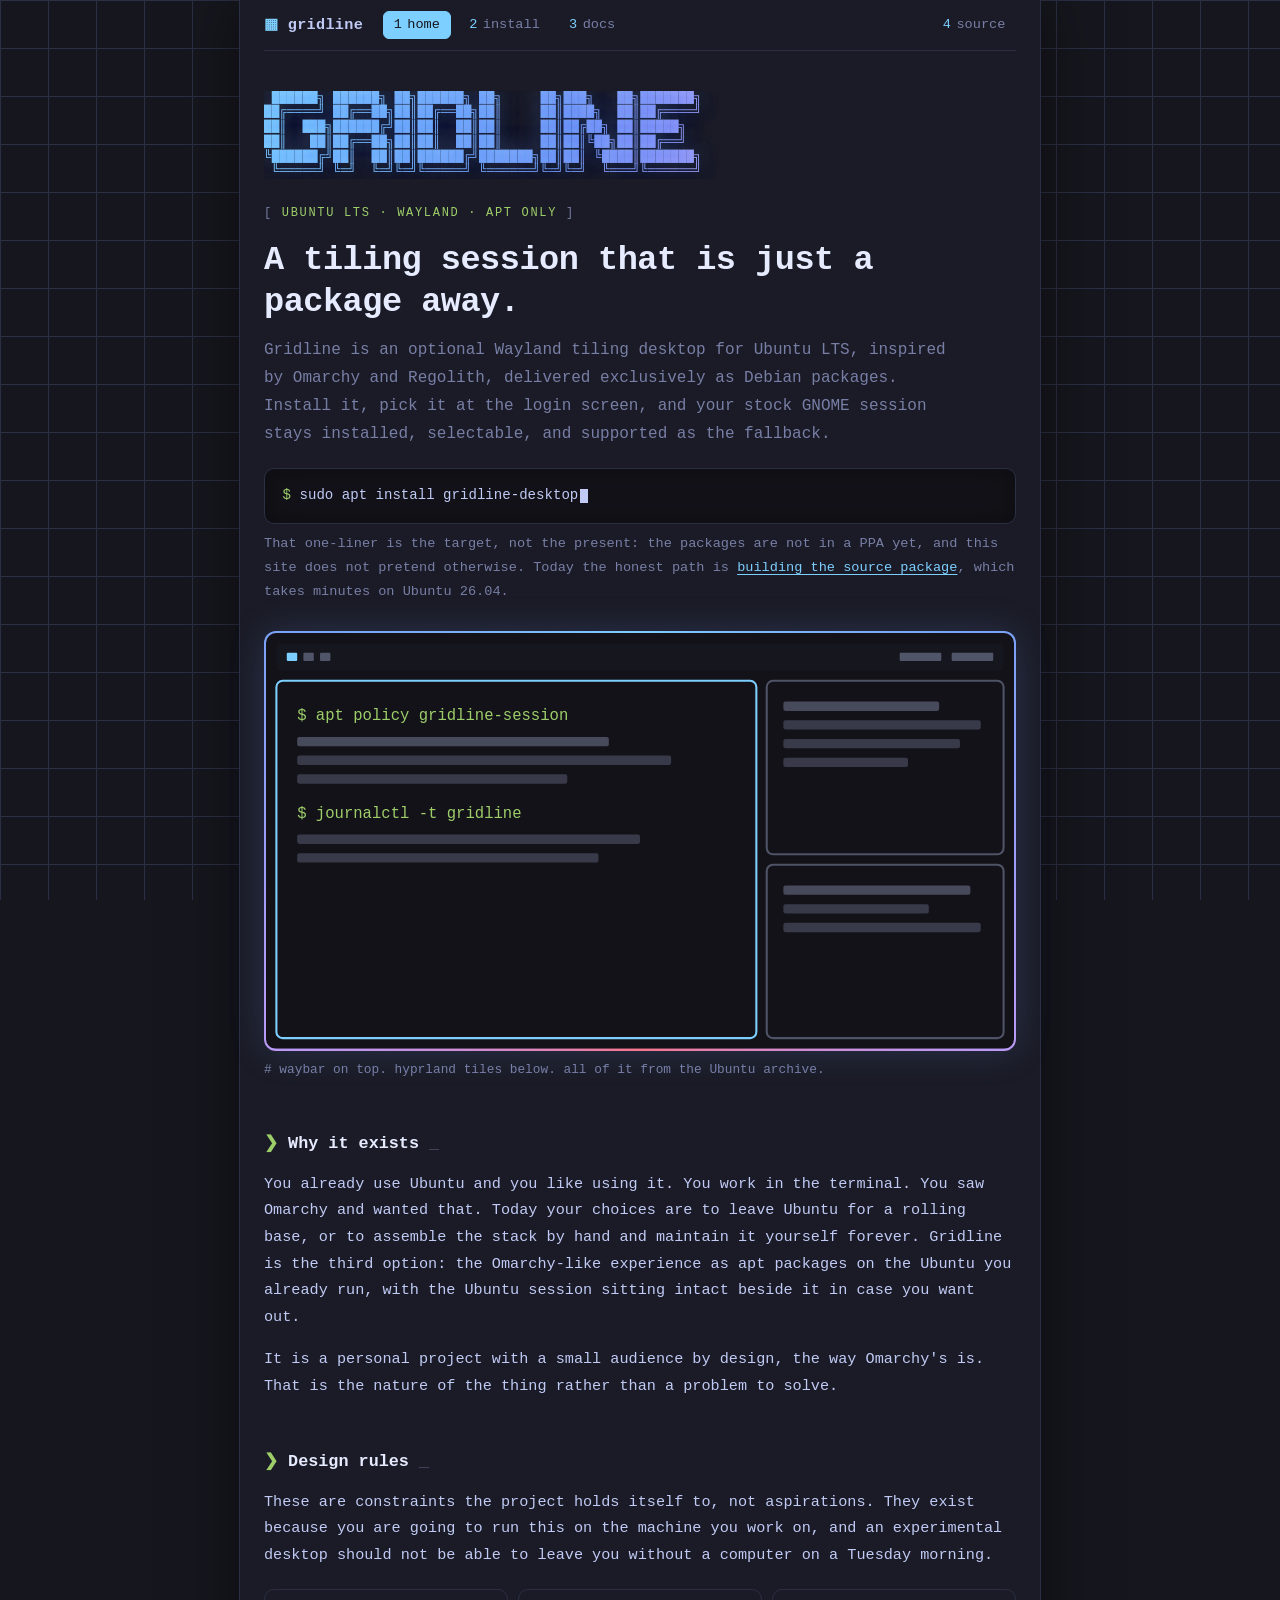
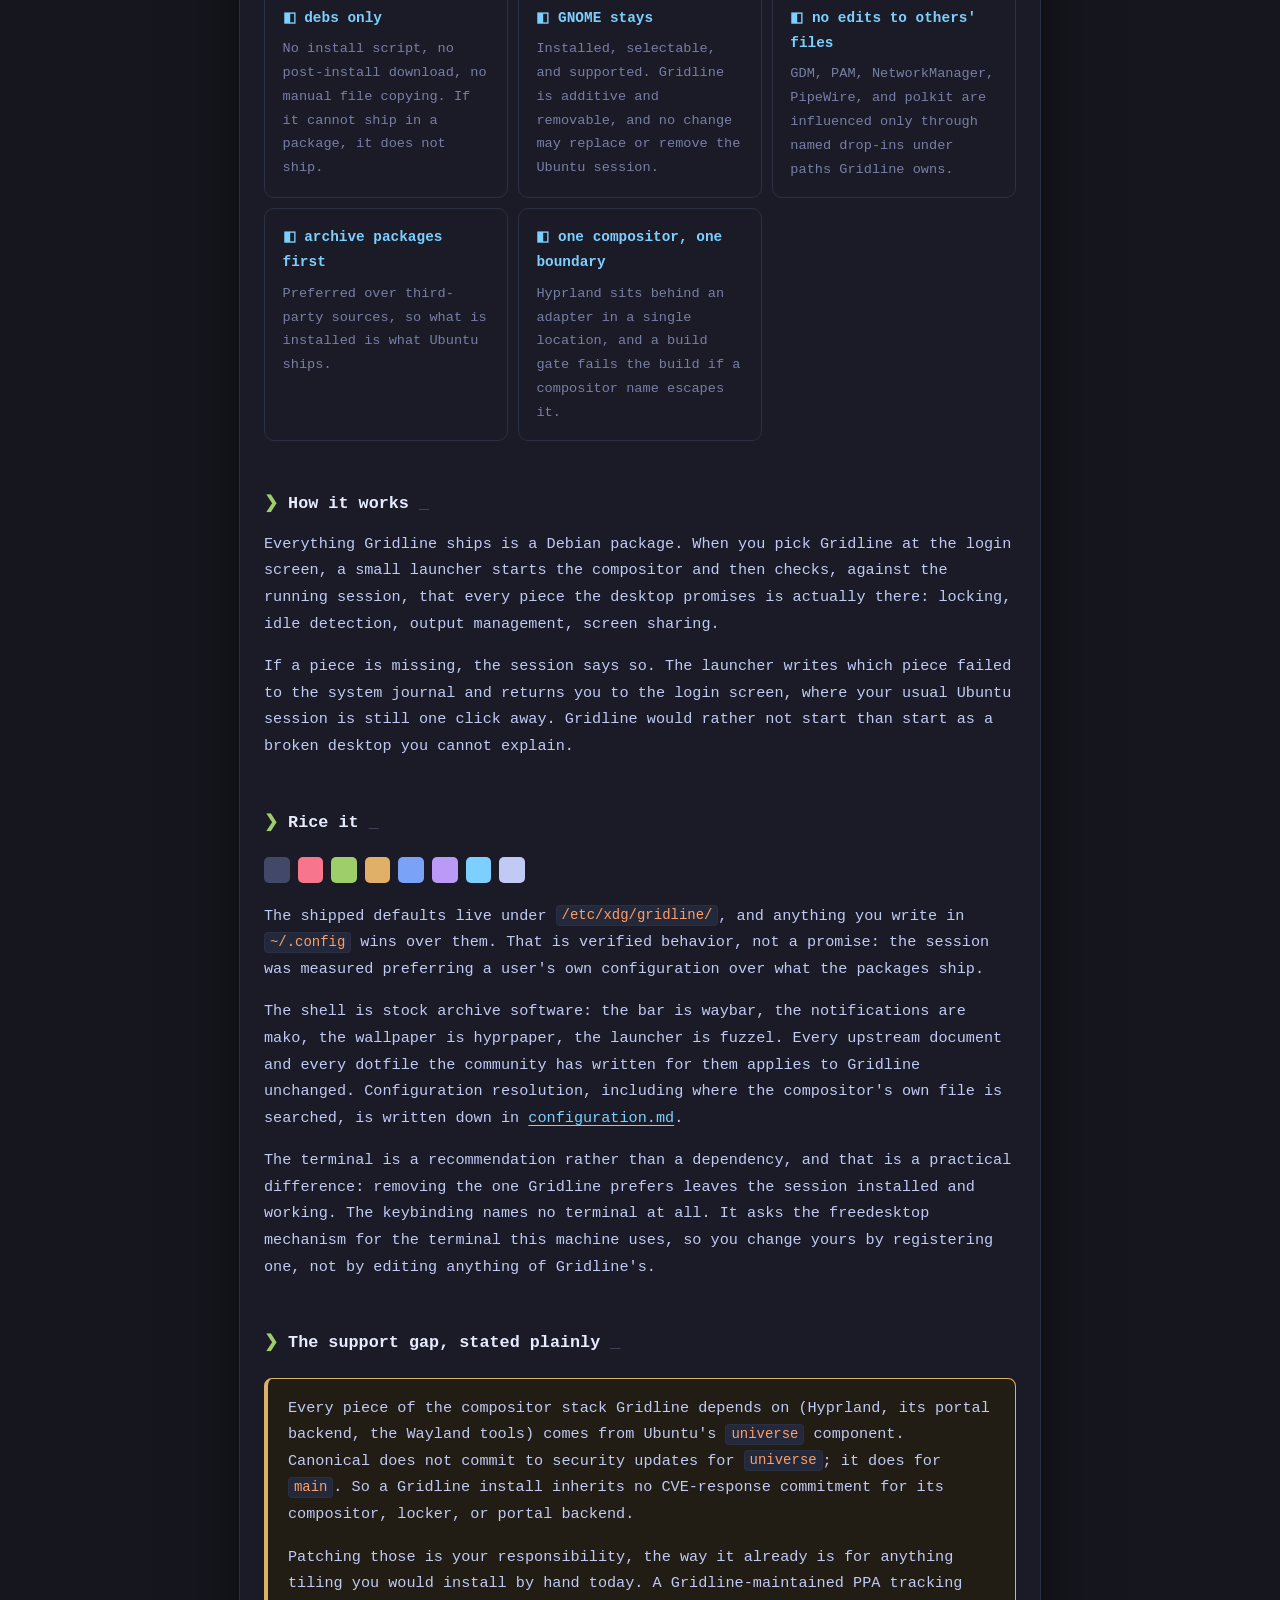
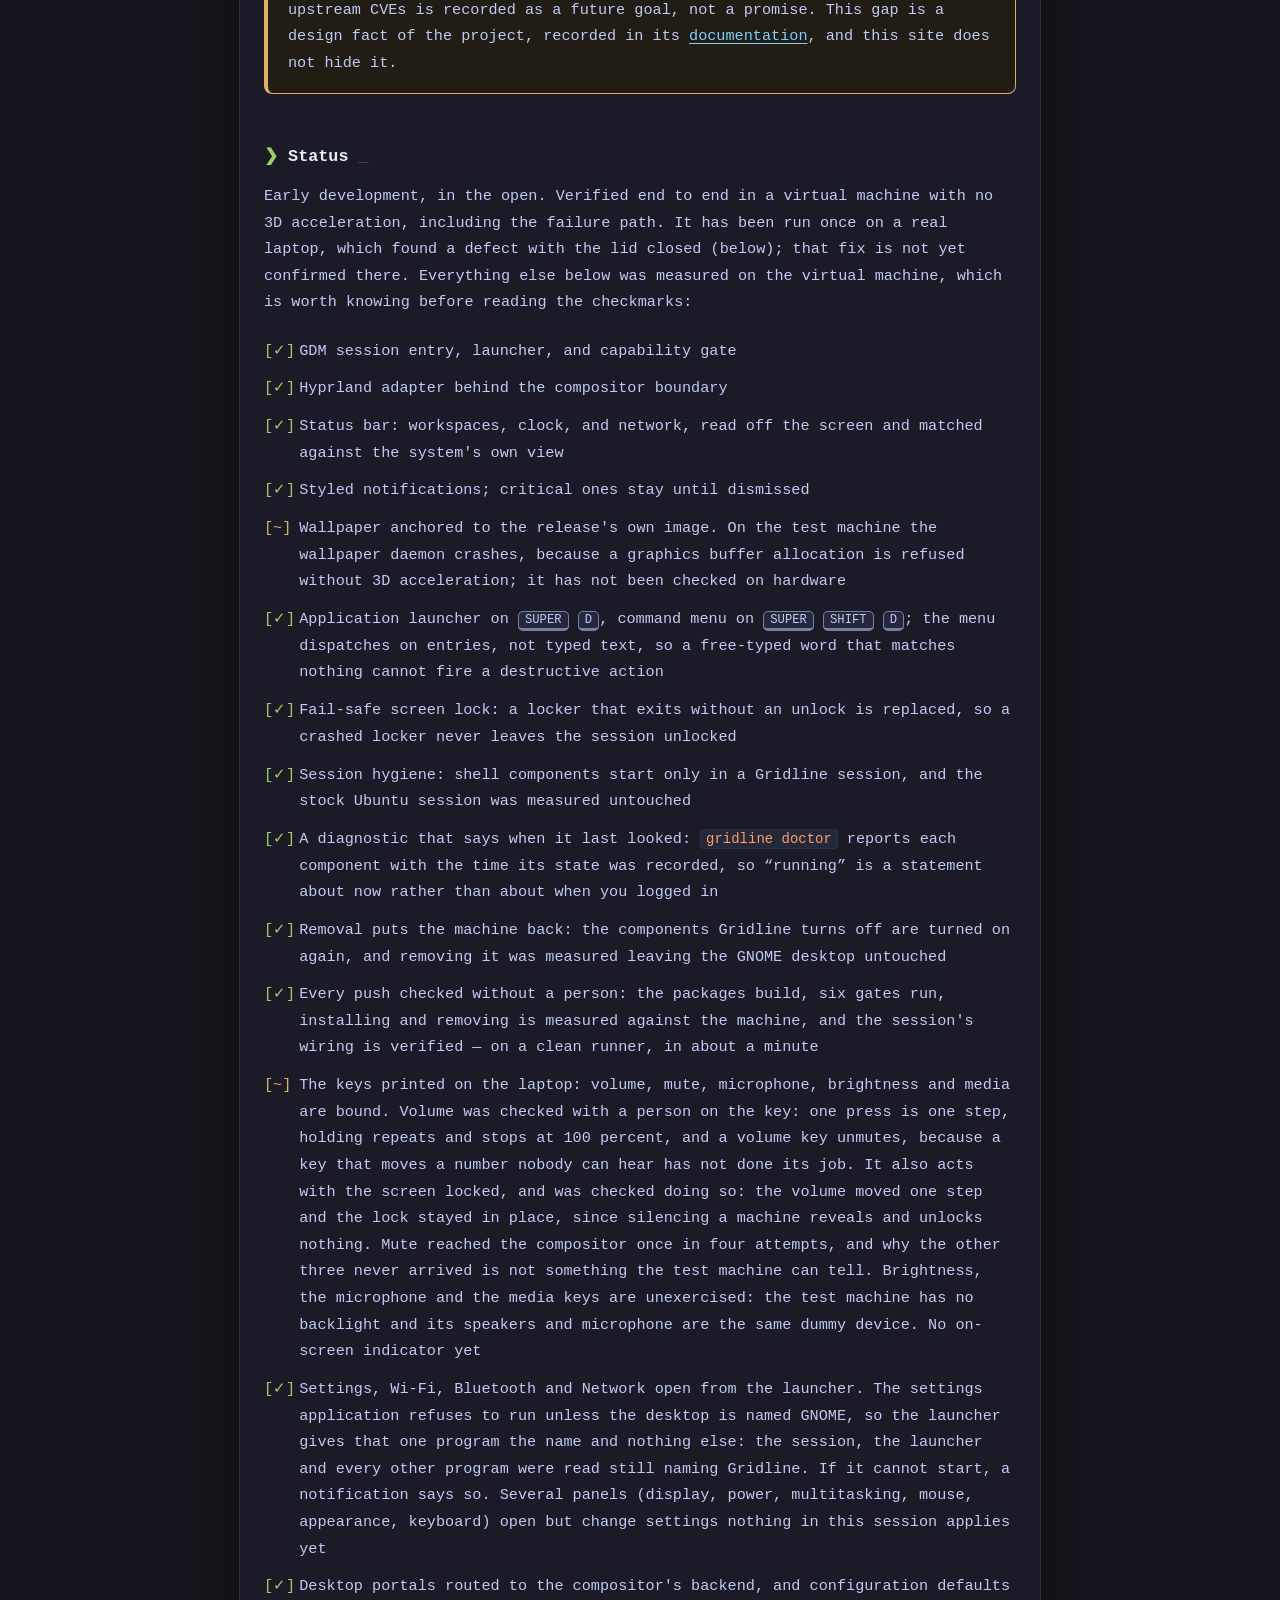
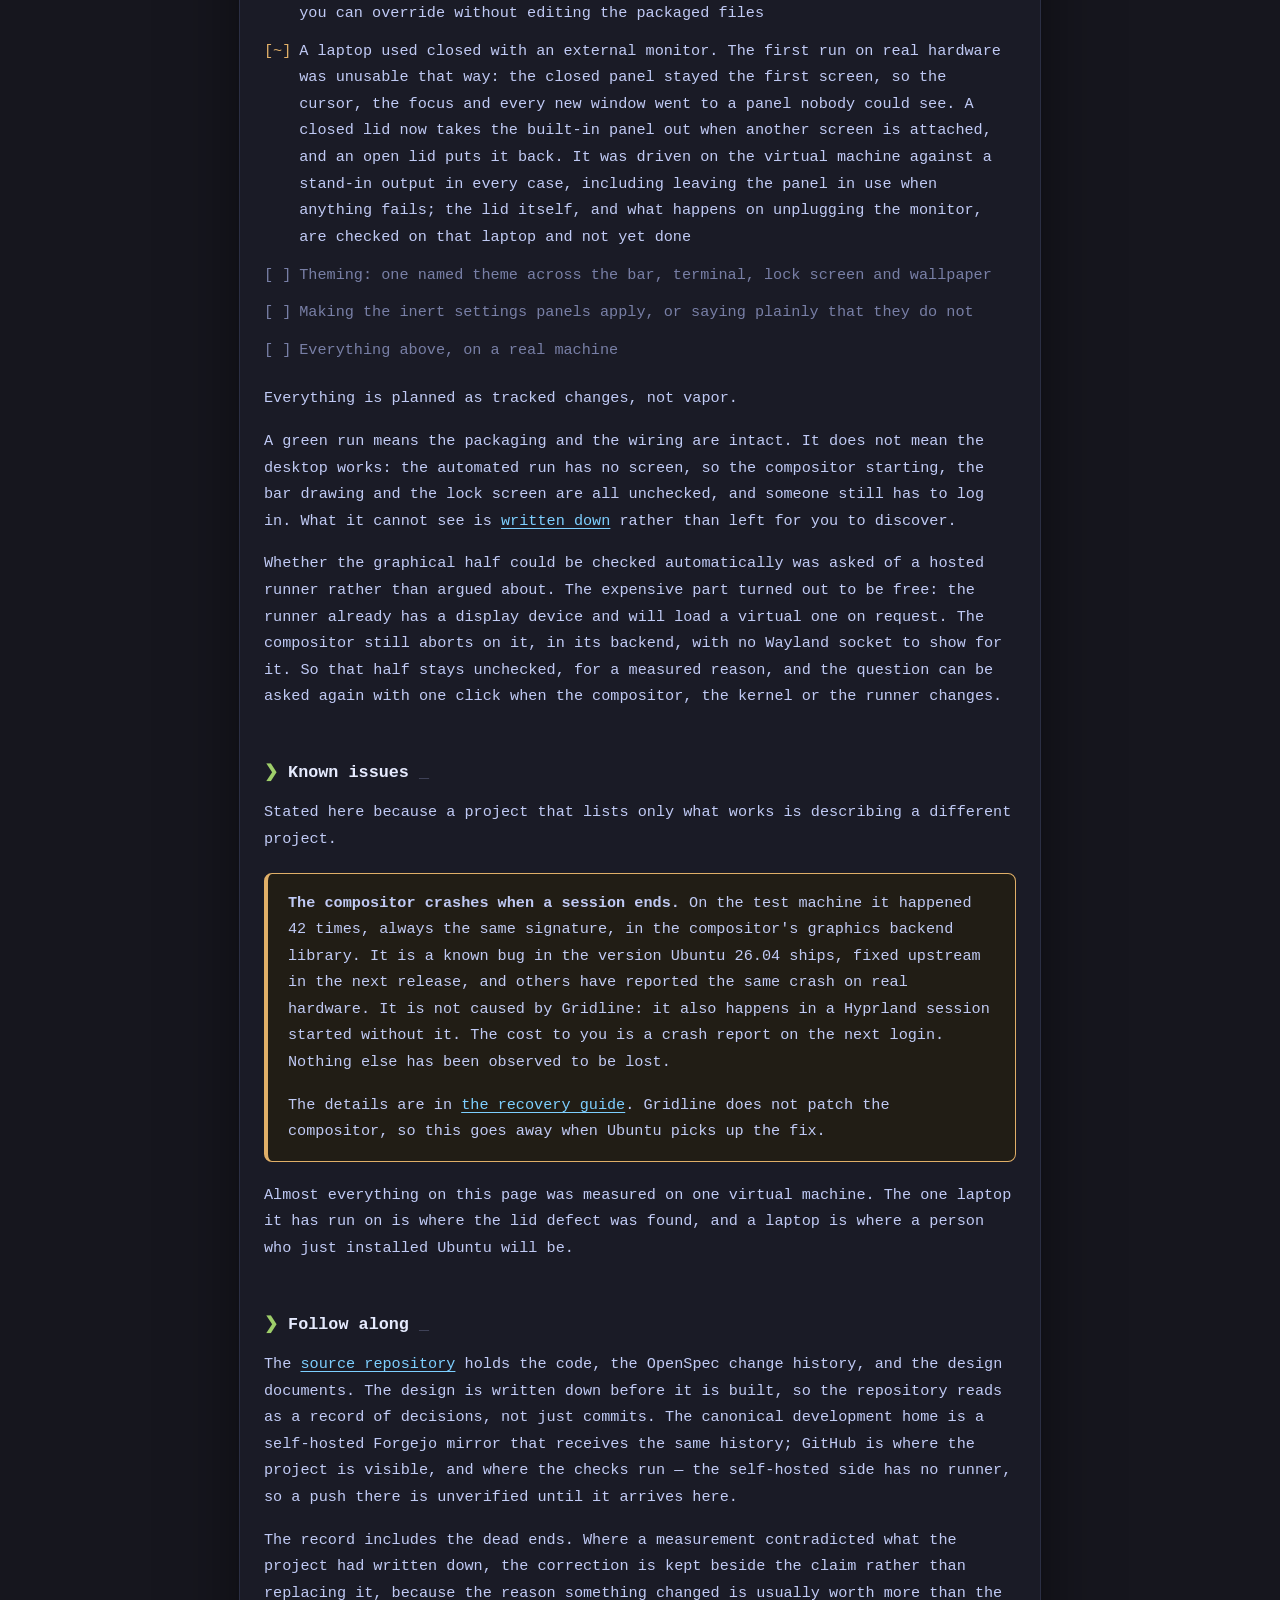
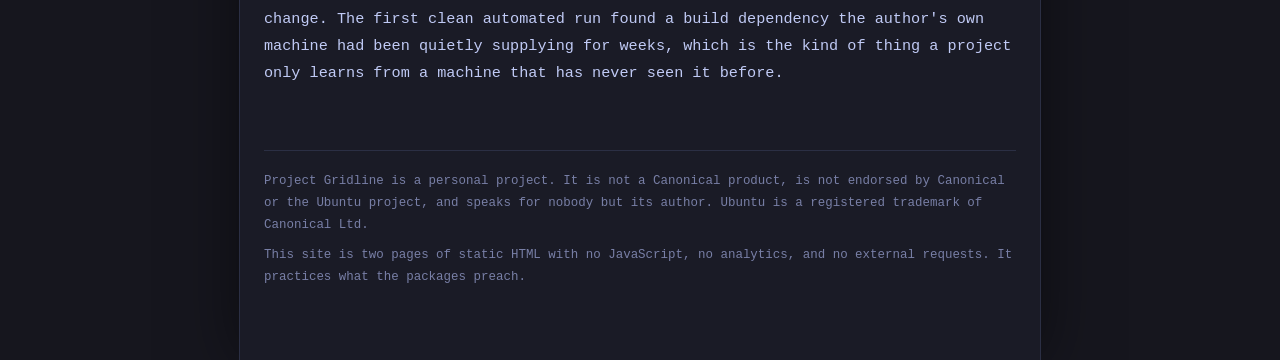
<file: website/index.html>
<!DOCTYPE html>
<html lang="en">
<head>
<meta charset="utf-8">
<meta name="viewport" content="width=device-width, initial-scale=1">
<title>Gridline Desktop</title>
<meta name="description" content="An optional Wayland tiling session for Ubuntu LTS, delivered as Debian packages. GNOME stays installed, selectable, and supported.">
<meta property="og:title" content="Gridline Desktop">
<meta property="og:description" content="A tiling session that is just a package away. Debian packages on the Ubuntu you already run, with GNOME intact beside it.">
<meta property="og:url" content="https://gridline-desktop.org/">
<meta property="og:type" content="website">
<link rel="stylesheet" href="style.css">
<link rel="icon" href="data:image/svg+xml,%3Csvg xmlns='http://www.w3.org/2000/svg' viewBox='0 0 16 16'%3E%3Crect x='1' y='1' width='8' height='14' rx='1' fill='%230a7a5c'/%3E%3Crect x='10' y='1' width='5' height='6.5' rx='1' fill='%230a7a5c'/%3E%3Crect x='10' y='8.5' width='5' height='6.5' rx='1' fill='%230a7a5c'/%3E%3C/svg%3E">
</head>
<body>
<div class="sheet">
<nav>
  <a class="brand" href="index.html">gridline</a>
  <a class="ws" href="index.html" aria-current="page"><span class="n">1</span>home</a>
  <a class="ws" href="install.html"><span class="n">2</span>install</a>
  <a class="ws" href="https://github.com/msmarcal/gridline/tree/main/docs"><span class="n">3</span>docs</a>
  <a class="ws push" href="https://github.com/msmarcal/gridline"><span class="n">4</span>source</a>
</nav>
<main>
  <header class="hero">
    <pre class="ascii" aria-hidden="true"> ██████╗ ██████╗ ██╗██████╗ ██╗     ██╗███╗   ██╗███████╗
██╔════╝ ██╔══██╗██║██╔══██╗██║     ██║████╗  ██║██╔════╝
██║  ███╗██████╔╝██║██║  ██║██║     ██║██╔██╗ ██║█████╗
██║   ██║██╔══██╗██║██║  ██║██║     ██║██║╚██╗██║██╔══╝
╚██████╔╝██║  ██║██║██████╔╝███████╗██║██║ ╚████║███████╗
 ╚═════╝ ╚═╝  ╚═╝╚═╝╚═════╝ ╚══════╝╚═╝╚═╝  ╚═══╝╚══════╝</pre>
    <p class="hero-tag">Ubuntu LTS &middot; Wayland &middot; apt only</p>
    <h1>A tiling session that is just a package away.</h1>
    <p class="lede">
      Gridline is an optional Wayland tiling desktop for Ubuntu LTS, inspired
      by Omarchy and Regolith, delivered exclusively as Debian packages.
      Install it, pick it at the login screen, and your stock GNOME session
      stays installed, selectable, and supported as the fallback.
    </p>
    <pre class="cmd"><span class="ps1">$</span> sudo apt install gridline-desktop<span class="cursor"></span></pre>
    <p class="cmd-note">
      That one-liner is the target, not the present: the packages are not in
      a PPA yet, and this site does not pretend otherwise. Today the honest
      path is <a href="install.html">building the source package</a>, which
      takes minutes on Ubuntu 26.04.
    </p>
    <div class="frame">
    <svg class="mockup" viewBox="0 0 720 400" xmlns="http://www.w3.org/2000/svg" role="img" aria-label="Schematic of the Gridline desktop: a status bar across the top and three tiled windows below it">
      <rect x="0" y="0" width="720" height="400" fill="var(--cmd-bg)"/>
      <!-- status bar -->
      <rect x="10" y="10" width="700" height="26" rx="4" fill="var(--bg-inset)" opacity="0.18"/>
      <rect x="20" y="19" width="10" height="8" rx="1" fill="var(--accent)"/>
      <rect x="36" y="19" width="10" height="8" rx="1" fill="var(--cmd-ink)" opacity="0.35"/>
      <rect x="52" y="19" width="10" height="8" rx="1" fill="var(--cmd-ink)" opacity="0.35"/>
      <rect x="610" y="19" width="40" height="8" rx="1" fill="var(--cmd-ink)" opacity="0.35"/>
      <rect x="660" y="19" width="40" height="8" rx="1" fill="var(--cmd-ink)" opacity="0.35"/>
      <!-- main tile: terminal -->
      <rect x="10" y="46" width="462" height="344" rx="6" fill="none" stroke="var(--accent)" stroke-width="2"/>
      <text x="30" y="84" font-family="ui-monospace, Menlo, monospace" font-size="15" fill="var(--cmd-prompt)">$ apt policy gridline-session</text>
      <rect x="30" y="100" width="300" height="9" rx="2" fill="var(--cmd-ink)" opacity="0.30"/>
      <rect x="30" y="118" width="360" height="9" rx="2" fill="var(--cmd-ink)" opacity="0.22"/>
      <rect x="30" y="136" width="260" height="9" rx="2" fill="var(--cmd-ink)" opacity="0.22"/>
      <text x="30" y="178" font-family="ui-monospace, Menlo, monospace" font-size="15" fill="var(--cmd-prompt)">$ journalctl -t gridline</text>
      <rect x="30" y="194" width="330" height="9" rx="2" fill="var(--cmd-ink)" opacity="0.22"/>
      <rect x="30" y="212" width="290" height="9" rx="2" fill="var(--cmd-ink)" opacity="0.22"/>
      <!-- right top tile -->
      <rect x="482" y="46" width="228" height="167" rx="6" fill="none" stroke="var(--cmd-ink)" stroke-opacity="0.35" stroke-width="2"/>
      <rect x="498" y="66" width="150" height="9" rx="2" fill="var(--cmd-ink)" opacity="0.30"/>
      <rect x="498" y="84" width="190" height="9" rx="2" fill="var(--cmd-ink)" opacity="0.22"/>
      <rect x="498" y="102" width="170" height="9" rx="2" fill="var(--cmd-ink)" opacity="0.22"/>
      <rect x="498" y="120" width="120" height="9" rx="2" fill="var(--cmd-ink)" opacity="0.22"/>
      <!-- right bottom tile -->
      <rect x="482" y="223" width="228" height="167" rx="6" fill="none" stroke="var(--cmd-ink)" stroke-opacity="0.35" stroke-width="2"/>
      <rect x="498" y="243" width="180" height="9" rx="2" fill="var(--cmd-ink)" opacity="0.30"/>
      <rect x="498" y="261" width="140" height="9" rx="2" fill="var(--cmd-ink)" opacity="0.22"/>
      <rect x="498" y="279" width="190" height="9" rx="2" fill="var(--cmd-ink)" opacity="0.22"/>
    </svg>
    </div>
    <p class="mockup-caption">waybar on top. hyprland tiles below. all of it from the Ubuntu archive.</p>
  </header>

  <h2 id="why-it-exists">Why it exists</h2>
  <p>
    You already use Ubuntu and you like using it. You work in the terminal.
    You saw Omarchy and wanted that. Today your choices are to leave Ubuntu
    for a rolling base, or to assemble the stack by hand and maintain it
    yourself forever. Gridline is the third option: the Omarchy-like
    experience as apt packages on the Ubuntu you already run, with the
    Ubuntu session sitting intact beside it in case you want out.
  </p>
  <p>
    It is a personal project with a small audience by design, the way
    Omarchy's is. That is the nature of the thing rather than a problem to
    solve.
  </p>

  <h2 id="design-rules">Design rules</h2>
  <p>
    These are constraints the project holds itself to, not aspirations.
    They exist because you are going to run this on the machine you work
    on, and an experimental desktop should not be able to leave you without
    a computer on a Tuesday morning.
  </p>
  <div class="tiles">
    <div class="tile">
      <h3>debs only</h3>
      <p>No install script, no post-install download, no manual file
      copying. If it cannot ship in a package, it does not ship.</p>
    </div>
    <div class="tile">
      <h3>GNOME stays</h3>
      <p>Installed, selectable, and supported. Gridline is additive and
      removable, and no change may replace or remove the Ubuntu session.</p>
    </div>
    <div class="tile">
      <h3>no edits to others' files</h3>
      <p>GDM, PAM, NetworkManager, PipeWire, and polkit are influenced only
      through named drop-ins under paths Gridline owns.</p>
    </div>
    <div class="tile">
      <h3>archive packages first</h3>
      <p>Preferred over third-party sources, so what is installed is what
      Ubuntu ships.</p>
    </div>
    <div class="tile">
      <h3>one compositor, one boundary</h3>
      <p>Hyprland sits behind an adapter in a single location, and a build
      gate fails the build if a compositor name escapes it.</p>
    </div>
  </div>

  <h2 id="how-it-works">How it works</h2>
  <p>
    Everything Gridline ships is a Debian package. When you pick Gridline
    at the login screen, a small launcher starts the compositor and then
    checks, against the running session, that every piece the desktop
    promises is actually there: locking, idle detection, output management,
    screen sharing.
  </p>
  <p>
    If a piece is missing, the session says so. The launcher writes which
    piece failed to the system journal and returns you to the login screen,
    where your usual Ubuntu session is still one click away. Gridline would
    rather not start than start as a broken desktop you cannot explain.
  </p>

  <h2 id="make-it-yours">Rice it</h2>
  <div class="ansi" aria-hidden="true"><i class="c0"></i><i class="c1"></i><i class="c2"></i><i class="c3"></i><i class="c4"></i><i class="c5"></i><i class="c6"></i><i class="c7"></i></div>
  <p>
    The shipped defaults live under <code>/etc/xdg/gridline/</code>, and
    anything you write in <code>~/.config</code> wins over them. That is
    verified behavior, not a promise: the session was measured preferring a
    user's own configuration over what the packages ship.
  </p>
  <p>
    The shell is stock archive software: the bar is waybar, the
    notifications are mako, the wallpaper is hyprpaper, the launcher is
    fuzzel. Every upstream document and every dotfile the community has
    written for them applies to Gridline unchanged. Configuration
    resolution, including where the compositor's own file is searched, is
    written down in
    <a href="https://github.com/msmarcal/gridline/blob/main/docs/configuration.md">configuration.md</a>.
  </p>
  <p>
    The terminal is a recommendation rather than a dependency, and that is
    a practical difference: removing the one Gridline prefers leaves the
    session installed and working. The keybinding names no terminal at all.
    It asks the freedesktop mechanism for the terminal this machine uses,
    so you change yours by registering one, not by editing anything of
    Gridline's.
  </p>

  <h2 id="the-support-gap-stated-plainly">The support gap, stated plainly</h2>
  <div class="callout">
    <p>
      Every piece of the compositor stack Gridline depends on (Hyprland,
      its portal backend, the Wayland tools) comes from Ubuntu's
      <code>universe</code> component. Canonical does not commit to
      security updates for <code>universe</code>; it does for
      <code>main</code>. So a Gridline install inherits no CVE-response
      commitment for its compositor, locker, or portal backend.
    </p>
    <p>
      Patching those is your responsibility, the way it already is for
      anything tiling you would install by hand today. A
      Gridline-maintained PPA tracking upstream CVEs is recorded as a
      future goal, not a promise. This gap is a design fact of the project,
      recorded in its
      <a href="https://github.com/msmarcal/gridline/blob/main/docs/security-and-manageability.md">documentation</a>,
      and this site does not hide it.
    </p>
  </div>

  <h2 id="status">Status</h2>
  <p>
    Early development, in the open. Verified end to end in a virtual
    machine with no 3D acceleration, including the failure path. It has
    been run once on a real laptop, which found a defect with the lid
    closed (below); that fix is not yet confirmed there. Everything else
    below was measured on the virtual machine, which is worth knowing
    before reading the checkmarks:
  </p>
  <ul class="status-list">
    <li class="done">GDM session entry, launcher, and capability gate</li>
    <li class="done">Hyprland adapter behind the compositor boundary</li>
    <li class="done">Status bar: workspaces, clock, and network, read off the
    screen and matched against the system's own view</li>
    <li class="done">Styled notifications; critical ones stay until
    dismissed</li>
    <li class="partial">Wallpaper anchored to the release's own image. On the
    test machine the wallpaper daemon crashes, because a graphics buffer
    allocation is refused without 3D acceleration; it has not been checked
    on hardware</li>
    <li class="done">Application launcher on <kbd>SUPER</kbd>&nbsp;<kbd>D</kbd>, command menu on
    <kbd>SUPER</kbd>&nbsp;<kbd>SHIFT</kbd>&nbsp;<kbd>D</kbd>; the menu dispatches on entries, not typed text,
    so a free-typed word that matches nothing cannot fire a destructive
    action</li>
    <li class="done">Fail-safe screen lock: a locker that exits without an
    unlock is replaced, so a crashed locker never leaves the session
    unlocked</li>
    <li class="done">Session hygiene: shell components start only in a
    Gridline session, and the stock Ubuntu session was measured
    untouched</li>
    <li class="done">A diagnostic that says when it last looked:
    <code>gridline doctor</code> reports each component with the time its
    state was recorded, so &ldquo;running&rdquo; is a statement about now
    rather than about when you logged in</li>
    <li class="done">Removal puts the machine back: the components Gridline
    turns off are turned on again, and removing it was measured leaving the
    GNOME desktop untouched</li>
    <li class="done">Every push checked without a person: the packages build,
    six gates run, installing and removing is measured against the machine,
    and the session's wiring is verified &mdash; on a clean runner, in about
    a minute</li>
    <li class="partial">The keys printed on the laptop: volume, mute,
    microphone, brightness and media are bound. Volume was checked with a
    person on the key: one press is one step, holding repeats and stops at
    100 percent, and a volume key unmutes, because a key that moves a number
    nobody can hear has not done its job. It also acts with the screen
    locked, and was checked doing so: the volume moved one step and the lock
    stayed in place, since silencing a machine reveals and unlocks nothing.
    Mute reached the compositor once in four attempts, and why the other
    three never arrived is not something the test machine can tell.
    Brightness, the microphone and the media keys are
    unexercised: the test machine has no backlight and its speakers and
    microphone are the same dummy device. No on-screen indicator yet</li>
    <li class="done">Settings, Wi-Fi, Bluetooth and Network open from the
    launcher. The settings application refuses to run unless the desktop is
    named GNOME, so the launcher gives that one program the name and nothing
    else: the session, the launcher and every other program were read still
    naming Gridline. If it cannot start, a notification says so. Several
    panels (display, power, multitasking, mouse, appearance, keyboard) open
    but change settings nothing in this session applies yet</li>
    <li class="done">Desktop portals routed to the compositor's backend, and
    configuration defaults you can override without editing the packaged
    files</li>
    <li class="partial">A laptop used closed with an external monitor. The
    first run on real hardware was unusable that way: the closed panel stayed
    the first screen, so the cursor, the focus and every new window went to a
    panel nobody could see. A closed lid now takes the built-in panel out when
    another screen is attached, and an open lid puts it back. It was driven
    on the virtual machine against a stand-in output in every case, including
    leaving the panel in use when anything fails; the lid itself, and what
    happens on unplugging the monitor, are checked on that laptop and not
    yet done</li>
    <li class="next">Theming: one named theme across the bar, terminal, lock
    screen and wallpaper</li>
    <li class="next">Making the inert settings panels apply, or saying plainly
    that they do not</li>
    <li class="next">Everything above, on a real machine</li>
  </ul>
  <p>
    Everything is planned as tracked changes, not vapor.
  </p>
  <p>
    A green run means the packaging and the wiring are intact. It does not
    mean the desktop works: the automated run has no screen, so the
    compositor starting, the bar drawing and the lock screen are all
    unchecked, and someone still has to log in. What it cannot see is
    <a href="https://github.com/msmarcal/gridline#what-a-green-run-does-not-mean">written
    down</a> rather than left for you to discover.
  </p>
  <p>
    Whether the graphical half could be checked automatically was asked of a
    hosted runner rather than argued about. The expensive part turned out to
    be free: the runner already has a display device and will load a virtual
    one on request. The compositor still aborts on it, in its backend, with
    no Wayland socket to show for it. So that half stays unchecked, for a
    measured reason, and the question can be asked again with one click when
    the compositor, the kernel or the runner changes.
  </p>

  <h2 id="known-issues">Known issues</h2>
  <p>
    Stated here because a project that lists only what works is describing a
    different project.
  </p>
  <div class="callout">
    <p>
      <strong>The compositor crashes when a session ends.</strong> On the test
      machine it happened 42 times, always the same signature, in the
      compositor's graphics backend library. It is a known bug in the version
      Ubuntu 26.04 ships, fixed upstream in the next release, and others have
      reported the same crash on real hardware. It is not caused by Gridline: it
      also happens in a Hyprland session started without it. The cost to you is
      a crash report on the next login. Nothing else has been observed to be
      lost.
    </p>
    <p>
      The details are in
      <a href="https://github.com/msmarcal/gridline/blob/main/docs/recovery.md#a-crash-report-appears-after-you-log-out">the
      recovery guide</a>. Gridline does not patch the compositor, so this goes
      away when Ubuntu picks up the fix.
    </p>
  </div>
  <p>
    Almost everything on this page was measured on one virtual machine. The
    one laptop it has run on is where the lid defect was found, and a laptop
    is where a person who just installed Ubuntu will be.
  </p>

  <h2 id="follow-along">Follow along</h2>
  <p>
    The <a href="https://github.com/msmarcal/gridline">source
    repository</a> holds the code, the OpenSpec change history, and the
    design documents. The design is written down before it is built, so the
    repository reads as a record of decisions, not just commits. The
    canonical development home is a self-hosted Forgejo mirror that
    receives the same history; GitHub is where the project is visible, and
    where the checks run &mdash; the self-hosted side has no runner, so a
    push there is unverified until it arrives here.
  </p>
  <p>
    The record includes the dead ends. Where a measurement contradicted
    what the project had written down, the correction is kept beside the
    claim rather than replacing it, because the reason something changed
    is usually worth more than the change. The first clean automated run
    found a build dependency the author's own machine had been quietly
    supplying for weeks, which is the kind of thing a project only learns
    from a machine that has never seen it before.
  </p>
</main>
<footer>
  <p>
    Project Gridline is a personal project. It is not a Canonical product,
    is not endorsed by Canonical or the Ubuntu project, and speaks for
    nobody but its author. Ubuntu is a registered trademark of Canonical Ltd.
  </p>
  <p>
    This site is two pages of static HTML with no JavaScript, no analytics,
    and no external requests. It practices what the packages preach.
  </p>
</footer>
</div>
</body>
</html>
</file>
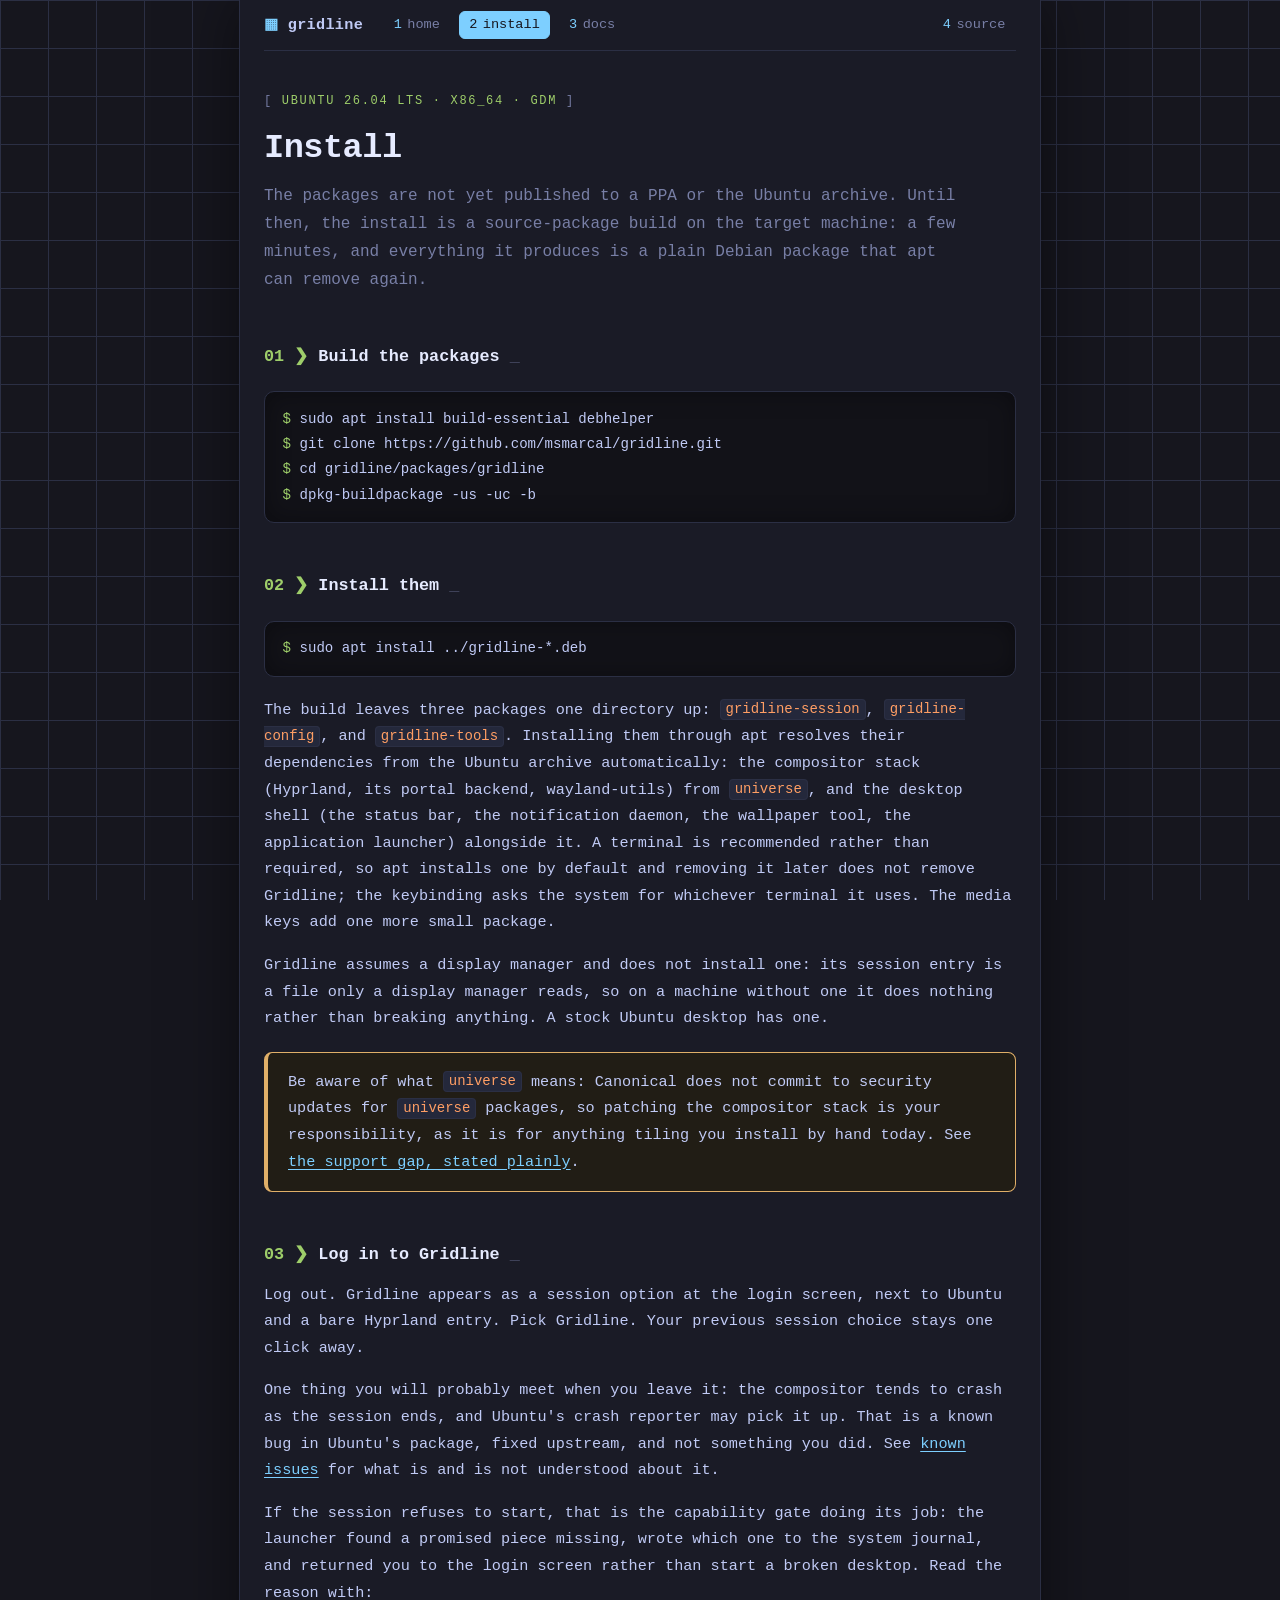
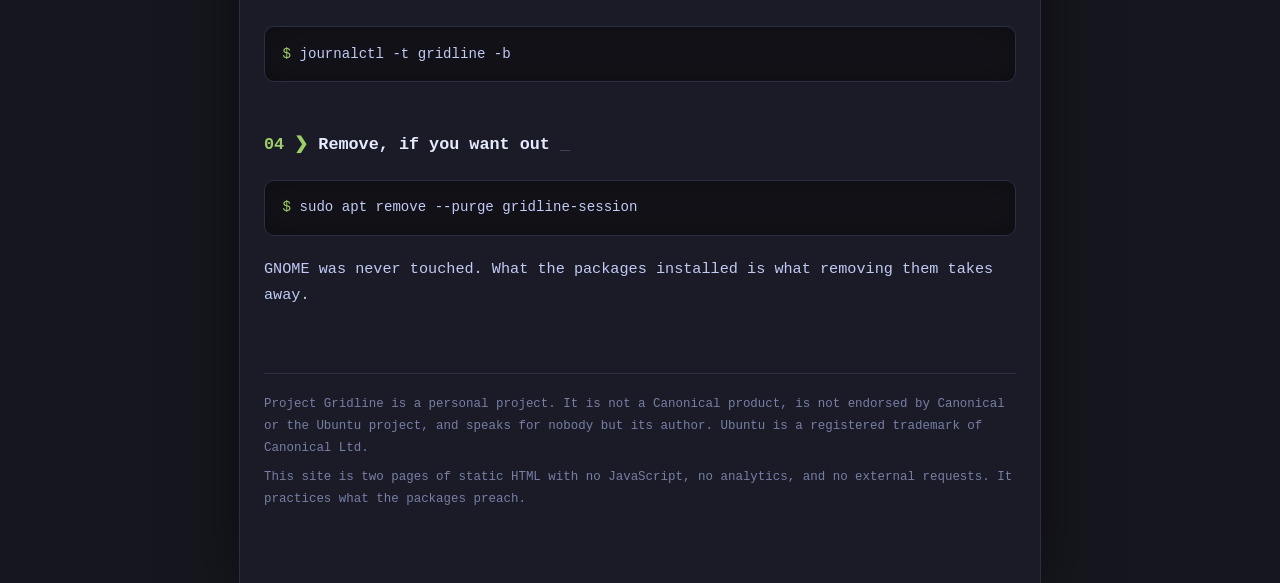
<file: website/install.html>
<!DOCTYPE html>
<html lang="en">
<head>
<meta charset="utf-8">
<meta name="viewport" content="width=device-width, initial-scale=1">
<title>Install - Gridline Desktop</title>
<meta name="description" content="Install Gridline on Ubuntu 26.04 LTS by building the source package. Removal returns the machine to its prior state.">
<link rel="stylesheet" href="style.css">
<link rel="icon" href="data:image/svg+xml,%3Csvg xmlns='http://www.w3.org/2000/svg' viewBox='0 0 16 16'%3E%3Crect x='1' y='1' width='8' height='14' rx='1' fill='%230a7a5c'/%3E%3Crect x='10' y='1' width='5' height='6.5' rx='1' fill='%230a7a5c'/%3E%3Crect x='10' y='8.5' width='5' height='6.5' rx='1' fill='%230a7a5c'/%3E%3C/svg%3E">
</head>
<body>
<div class="sheet">
<nav>
  <a class="brand" href="index.html">gridline</a>
  <a class="ws" href="index.html"><span class="n">1</span>home</a>
  <a class="ws" href="install.html" aria-current="page"><span class="n">2</span>install</a>
  <a class="ws" href="https://github.com/msmarcal/gridline/tree/main/docs"><span class="n">3</span>docs</a>
  <a class="ws push" href="https://github.com/msmarcal/gridline"><span class="n">4</span>source</a>
</nav>
<main>
  <header class="hero">
    <p class="hero-tag">Ubuntu 26.04 LTS &middot; x86_64 &middot; GDM</p>
    <h1>Install</h1>
    <p class="lede">
      The packages are not yet published to a PPA or the Ubuntu archive.
      Until then, the install is a source-package build on the target
      machine: a few minutes, and everything it produces is a plain Debian
      package that apt can remove again.
    </p>
  </header>

  <section class="step">
    <h2>Build the packages</h2>
    <pre class="cmd"><span class="ps1">$</span> sudo apt install build-essential debhelper
<span class="ps1">$</span> git clone https://github.com/msmarcal/gridline.git
<span class="ps1">$</span> cd gridline/packages/gridline
<span class="ps1">$</span> dpkg-buildpackage -us -uc -b</pre>
  </section>

  <section class="step">
    <h2>Install them</h2>
    <pre class="cmd"><span class="ps1">$</span> sudo apt install ../gridline-*.deb</pre>
    <p>
      The build leaves three packages one directory up:
      <code>gridline-session</code>, <code>gridline-config</code>, and
      <code>gridline-tools</code>. Installing them through apt resolves
      their dependencies from the Ubuntu archive automatically: the
      compositor stack (Hyprland, its portal backend, wayland-utils) from
      <code>universe</code>, and the desktop shell (the status bar, the
      notification daemon, the wallpaper tool, the application launcher)
      alongside it. A terminal is recommended rather than required, so
      apt installs one by default and removing it later does not remove
      Gridline; the keybinding asks the system for whichever terminal it
      uses. The media keys add one more small package.
    </p>
    <p>
      Gridline assumes a display manager and does not install one: its session
      entry is a file only a display manager reads, so on a machine without one
      it does nothing rather than breaking anything. A stock Ubuntu desktop
      has one.
    </p>
    <div class="callout">
      <p>
        Be aware of what <code>universe</code> means: Canonical does not
        commit to security updates for <code>universe</code> packages, so
        patching the compositor stack is your responsibility, as it is for
        anything tiling you install by hand today. See
        <a href="index.html#the-support-gap-stated-plainly">the support
        gap, stated plainly</a>.
      </p>
    </div>
  </section>

  <section class="step">
    <h2>Log in to Gridline</h2>
    <p>
      Log out. Gridline appears as a session option at the login screen,
      next to Ubuntu and a bare Hyprland entry. Pick Gridline. Your
      previous session choice stays one click away.
    </p>
    <p>
      One thing you will probably meet when you leave it: the compositor tends
      to crash as the session ends, and Ubuntu's crash reporter may pick it
      up. That is a known bug in Ubuntu's package, fixed upstream, and not
      something you did. See <a href="index.html#known-issues">known issues</a> for what
      is and is not understood about it.
    </p>
    <p>
      If the session refuses to start, that is the capability gate doing
      its job: the launcher found a promised piece missing, wrote which one
      to the system journal, and returned you to the login screen rather
      than start a broken desktop. Read the reason with:
    </p>
    <pre class="cmd"><span class="ps1">$</span> journalctl -t gridline -b</pre>
  </section>

  <section class="step">
    <h2>Remove, if you want out</h2>
    <pre class="cmd"><span class="ps1">$</span> sudo apt remove --purge gridline-session</pre>
    <p>
      GNOME was never touched. What the packages installed is what
      removing them takes away.
    </p>
  </section>
</main>
<footer>
  <p>
    Project Gridline is a personal project. It is not a Canonical product,
    is not endorsed by Canonical or the Ubuntu project, and speaks for
    nobody but its author. Ubuntu is a registered trademark of Canonical Ltd.
  </p>
  <p>
    This site is two pages of static HTML with no JavaScript, no analytics,
    and no external requests. It practices what the packages preach.
  </p>
</footer>
</div>
</body>
</html>
</file>
<file: website/style.css>
/* Gridline Desktop site stylesheet.
   Self-contained on purpose: system fonts only, no CDN, no JS.
   Dark-first by design; the audience rices in the dark. */

:root {
  /* Tokyo Night-ish terminal palette */
  --bg: #16161e;
  --bg-raised: #1a1b26;
  --bg-inset: #24283b;
  --ink: #c0caf5;
  --ink-soft: #787fa6;
  --line: #2b2f44;
  --red: #f7768e;
  --orange: #ff9e64;
  --yellow: #e0af68;
  --green: #9ece6a;
  --cyan: #7dcfff;
  --blue: #7aa2f7;
  --magenta: #bb9af7;
  --accent: var(--cyan);
  --accent-2: var(--magenta);
  --warn-line: #e0af68;
  --warn-bg: #211d15;
  --cmd-bg: #121218;
  --cmd-ink: #c0caf5;
  --cmd-prompt: var(--green);
  --mono: ui-monospace, "SF Mono", "Cascadia Mono", "Ubuntu Mono", "JetBrains Mono", Menlo, Consolas, monospace;
  color-scheme: dark;
}

@property --border-angle {
  syntax: "<angle>";
  inherits: false;
  initial-value: 0deg;
}

* { box-sizing: border-box; }

html { scroll-behavior: smooth; }

body {
  margin: 0;
  font-family: var(--mono);
  font-size: 0.95rem;
  line-height: 1.75;
  color: var(--ink);
  background: var(--bg);
  /* Faint grid, a quiet nod to tiling. */
  background-image:
    linear-gradient(var(--line) 1px, transparent 1px),
    linear-gradient(90deg, var(--line) 1px, transparent 1px);
  background-size: 48px 48px;
  background-attachment: fixed;
}

::selection { background: var(--magenta); color: var(--bg); }

.sheet {
  max-width: 50rem;
  margin: 0 auto;
  padding: 0 1.5rem 4rem;
  background: var(--bg-raised);
  box-shadow: 0 0 0 1px var(--line), 0 0 60px rgba(0, 0, 0, 0.5);
  min-height: 100vh;
}

/* ---- Navigation: waybar-flavored ---- */

nav {
  display: flex;
  flex-wrap: wrap;
  gap: 0.5rem;
  align-items: center;
  padding: 0.7rem 0;
  border-bottom: 1px solid var(--line);
  margin-bottom: 2.5rem;
  font-size: 0.85rem;
}

nav .brand {
  font-weight: 700;
  font-size: 0.95rem;
  color: var(--ink);
  letter-spacing: 0.02em;
  text-decoration: none;
  margin-right: 0.75rem;
}

nav .brand::before {
  content: "▦ ";
  color: var(--accent);
}

nav a.ws {
  color: var(--ink-soft);
  text-decoration: none;
  padding: 0.05rem 0.6rem;
  border: 1px solid transparent;
  border-radius: 6px;
}

nav a.ws .n { color: var(--accent); margin-right: 0.4em; }

nav a.ws:hover {
  color: var(--ink);
  border-color: var(--line);
  background: var(--bg-inset);
}

nav a.ws[aria-current="page"] {
  color: var(--bg);
  background: var(--accent);
  border-color: var(--accent);
}

nav a.ws[aria-current="page"] .n { color: var(--bg); }

nav .push { margin-left: auto; }

/* ---- Type ---- */

h1 {
  font-size: clamp(1.5rem, 4.5vw, 2.1rem);
  line-height: 1.25;
  letter-spacing: -0.015em;
  margin: 0 0 0.75rem;
  color: #e6ebff;
}

h2 {
  font-size: 1.05rem;
  margin: 3rem 0 0.75rem;
  color: #e6ebff;
}

h2::before {
  content: "❯ ";
  color: var(--green);
}

h2::after {
  content: " _";
  color: var(--ink-soft);
  opacity: 0.5;
}

p { margin: 0 0 1rem; }

a { color: var(--accent); text-underline-offset: 3px; }

a:hover { color: var(--accent-2); }

a:focus-visible,
nav a:focus-visible {
  outline: 2px solid var(--accent);
  outline-offset: 2px;
  border-radius: 2px;
}

.lede {
  font-size: 1rem;
  color: var(--ink-soft);
  max-width: 44rem;
}

code {
  font-size: 0.92em;
  color: var(--orange);
  background: var(--bg-inset);
  border: 1px solid var(--line);
  border-radius: 4px;
  padding: 0.1em 0.35em;
}

kbd {
  font-family: var(--mono);
  font-size: 0.8em;
  color: var(--ink);
  background: var(--bg-inset);
  border: 1px solid var(--ink-soft);
  border-bottom-width: 3px;
  border-radius: 5px;
  padding: 0.1em 0.5em;
  white-space: nowrap;
}

/* ---- ASCII logo ---- */

.ascii {
  font-family: var(--mono);
  font-size: clamp(0.4rem, 1.55vw, 0.8rem);
  line-height: 1.15;
  margin: 0 0 1.5rem;
  overflow-x: auto;
  background: linear-gradient(100deg, var(--cyan), var(--blue) 40%, var(--magenta) 75%, var(--red));
  -webkit-background-clip: text;
  background-clip: text;
  color: transparent;
  text-shadow: 0 0 28px rgba(122, 162, 247, 0.35);
}

/* ---- Command blocks ---- */

.cmd {
  background: var(--cmd-bg);
  color: var(--cmd-ink);
  font-size: 0.88rem;
  line-height: 1.8;
  padding: 0.9rem 1.1rem;
  border-radius: 10px;
  border: 1px solid var(--line);
  box-shadow: inset 0 0 24px rgba(0, 0, 0, 0.35);
  overflow-x: auto;
  margin: 1.25rem 0;
}

.cmd .ps1 { color: var(--cmd-prompt); user-select: none; }

.cursor {
  display: inline-block;
  width: 0.55em;
  height: 1.05em;
  background: var(--ink);
  vertical-align: text-bottom;
  margin-left: 0.15em;
  animation: blink 1.1s steps(1) infinite;
}

@keyframes blink { 50% { opacity: 0; } }

.cmd-note {
  font-size: 0.85rem;
  color: var(--ink-soft);
  margin-top: -0.75rem;
}

/* ---- Hero ---- */

.hero { margin-bottom: 1rem; }

.hero-tag {
  font-size: 0.75rem;
  color: var(--green);
  text-transform: uppercase;
  letter-spacing: 0.14em;
  margin-bottom: 1rem;
}

.hero-tag::before { content: "[ "; color: var(--ink-soft); }
.hero-tag::after { content: " ]"; color: var(--ink-soft); }

/* Gradient border frame, like an active hyprland window. */
.frame {
  --border-angle: 0deg;
  position: relative;
  padding: 2px;
  border-radius: 12px;
  background: conic-gradient(
    from var(--border-angle),
    var(--cyan), var(--blue), var(--magenta), var(--red),
    var(--magenta), var(--blue), var(--cyan)
  );
  margin: 1.75rem 0 0.5rem;
  animation: border-spin 6s linear infinite;
  box-shadow: 0 0 36px rgba(122, 162, 247, 0.18);
}

@keyframes border-spin { to { --border-angle: 360deg; } }

@media (prefers-reduced-motion: reduce) {
  .frame { animation: none; }
  .cursor { animation: none; }
  html { scroll-behavior: auto; }
}

.mockup {
  display: block;
  width: 100%;
  height: auto;
  border-radius: 10px;
}

.mockup-caption {
  font-size: 0.8rem;
  color: var(--ink-soft);
  margin-bottom: 2rem;
}

.mockup-caption::before { content: "# "; color: var(--ink-soft); }

/* ---- ANSI palette strip ---- */

.ansi {
  display: flex;
  gap: 0.5rem;
  margin: 1.25rem 0;
}

.ansi i {
  width: 1.6rem;
  height: 1.6rem;
  border-radius: 5px;
  transition: transform 0.15s ease;
}

.ansi i:hover { transform: translateY(-4px); }

.ansi .c0 { background: #414868; }
.ansi .c1 { background: var(--red); }
.ansi .c2 { background: var(--green); }
.ansi .c3 { background: var(--yellow); }
.ansi .c4 { background: var(--blue); }
.ansi .c5 { background: var(--magenta); }
.ansi .c6 { background: var(--cyan); }
.ansi .c7 { background: var(--ink); }

/* ---- Tiles (design rules) ---- */

.tiles {
  display: grid;
  grid-template-columns: repeat(auto-fit, minmax(14rem, 1fr));
  gap: 0.6rem;
  margin: 1.25rem 0;
}

.tile {
  background: var(--bg-raised);
  border: 1px solid var(--line);
  border-radius: 10px;
  padding: 1rem 1.1rem;
  transition: border-color 0.15s ease, box-shadow 0.15s ease, transform 0.15s ease;
}

.tile:hover {
  border-color: var(--accent);
  box-shadow: 0 0 20px rgba(125, 207, 255, 0.15);
  transform: translateY(-2px);
}

.tile h3 {
  margin: 0 0 0.4rem;
  font-size: 0.9rem;
  color: var(--accent);
}

.tile h3::before { content: "◧ "; }

.tile p {
  margin: 0;
  font-size: 0.85rem;
  color: var(--ink-soft);
}

/* ---- Callout (support gap) ---- */

.callout {
  border: 1px solid var(--warn-line);
  border-left-width: 4px;
  background: var(--warn-bg);
  border-radius: 8px;
  padding: 1rem 1.25rem;
  margin: 1.25rem 0;
}

.callout p:last-child { margin-bottom: 0; }

/* ---- Status checklist ---- */

.status-list {
  list-style: none;
  padding: 0;
  margin: 1rem 0;
}

.status-list li {
  padding: 0.35rem 0 0.35rem 2.2rem;
  position: relative;
}

.status-list li::before {
  position: absolute;
  left: 0;
  top: 0.35rem;
}

.status-list li.done::before { content: "[✓]"; color: var(--green); }
.status-list li.next::before { content: "[ ]"; color: var(--ink-soft); }
/* Built and bound, and only partly verified. The list had two states, done
   and next, so anything half-measured had to be called one of them; calling
   it done overstates it and calling it next understates it. */
.status-list li.partial::before { content: "[~]"; color: var(--yellow); }

.status-list li.next { color: var(--ink-soft); }

/* ---- Install page steps ---- */

.step { counter-increment: step; margin-top: 2.5rem; }

.step h2::before {
  content: counter(step, decimal-leading-zero) " ❯ ";
  color: var(--green);
}

/* ---- Footer ---- */

footer {
  margin-top: 4rem;
  border-top: 1px solid var(--line);
  padding-top: 1.25rem;
  font-size: 0.78rem;
  color: var(--ink-soft);
}

footer p { margin: 0 0 0.5rem; }

@media (max-width: 480px) {
  nav { gap: 0.4rem; }
  nav .brand { margin-right: 0.25rem; }
  .sheet { padding: 0 1rem 3rem; }
}
</file>
